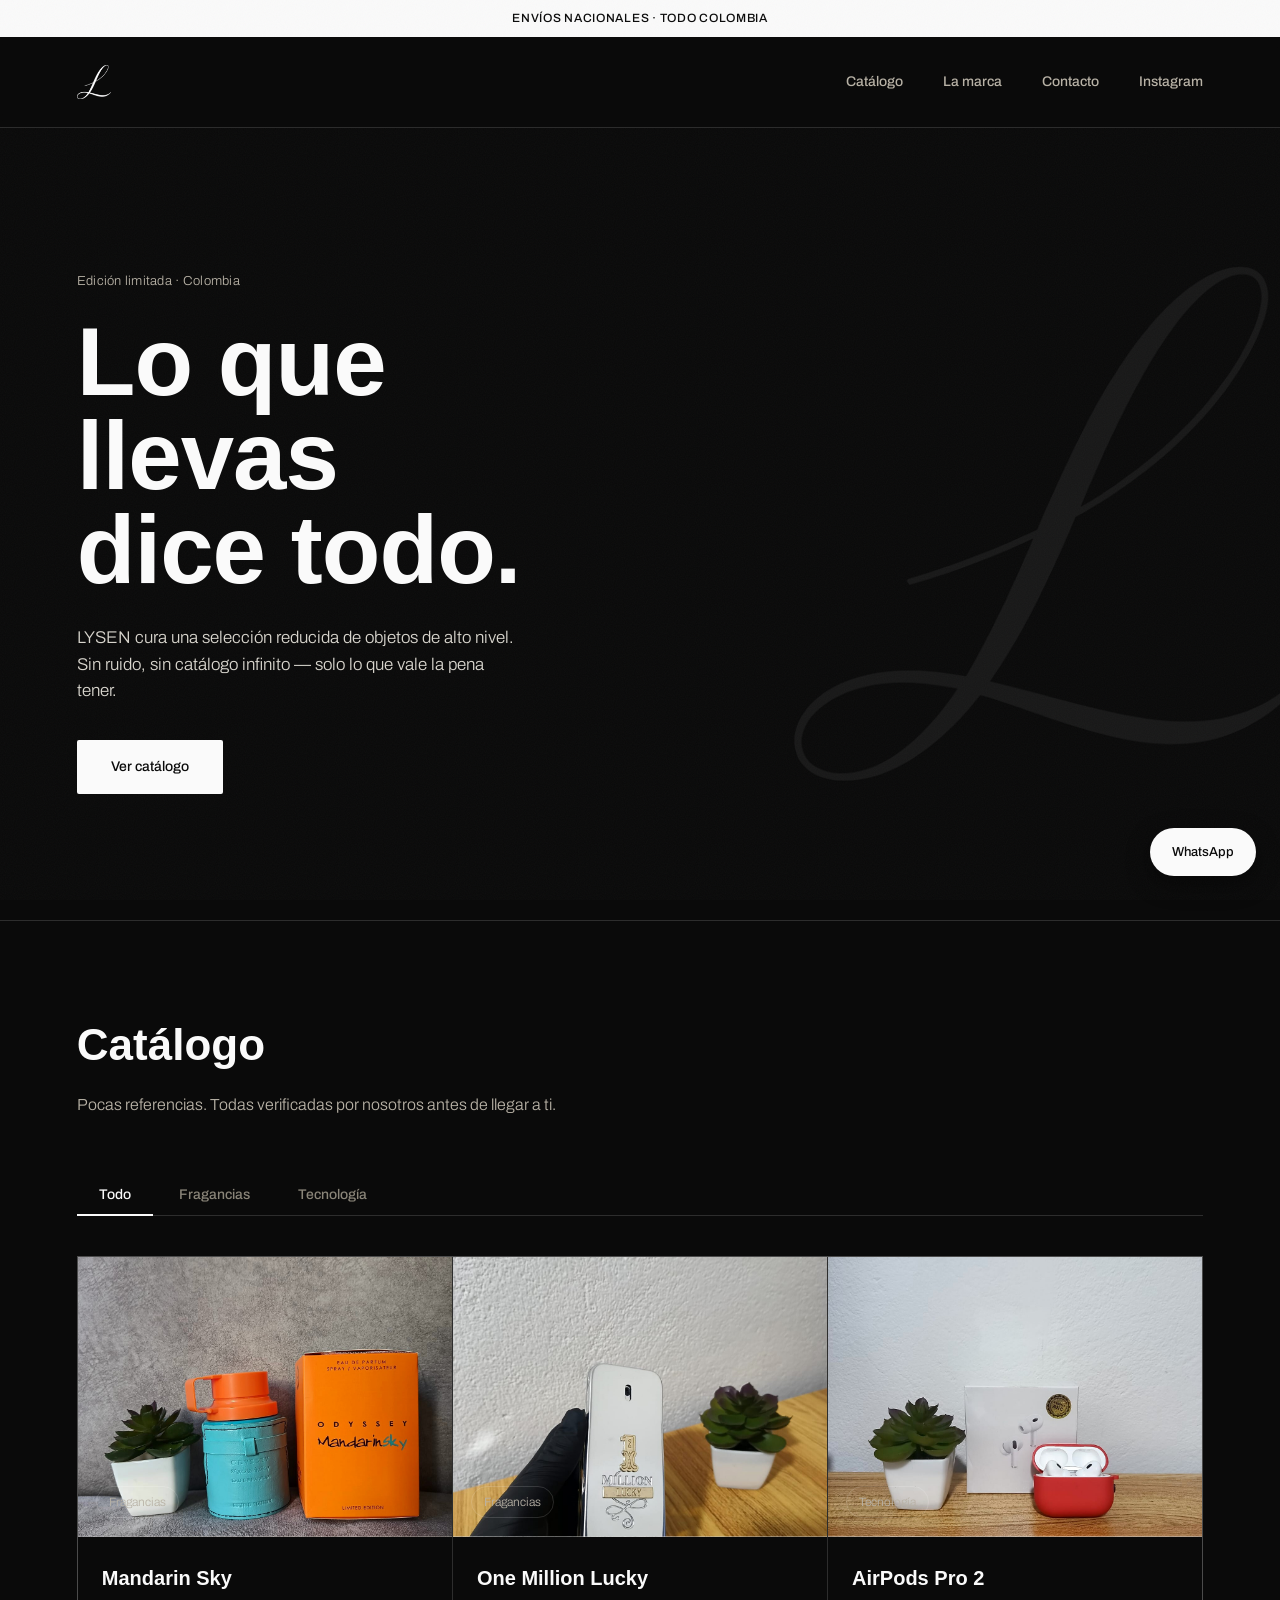
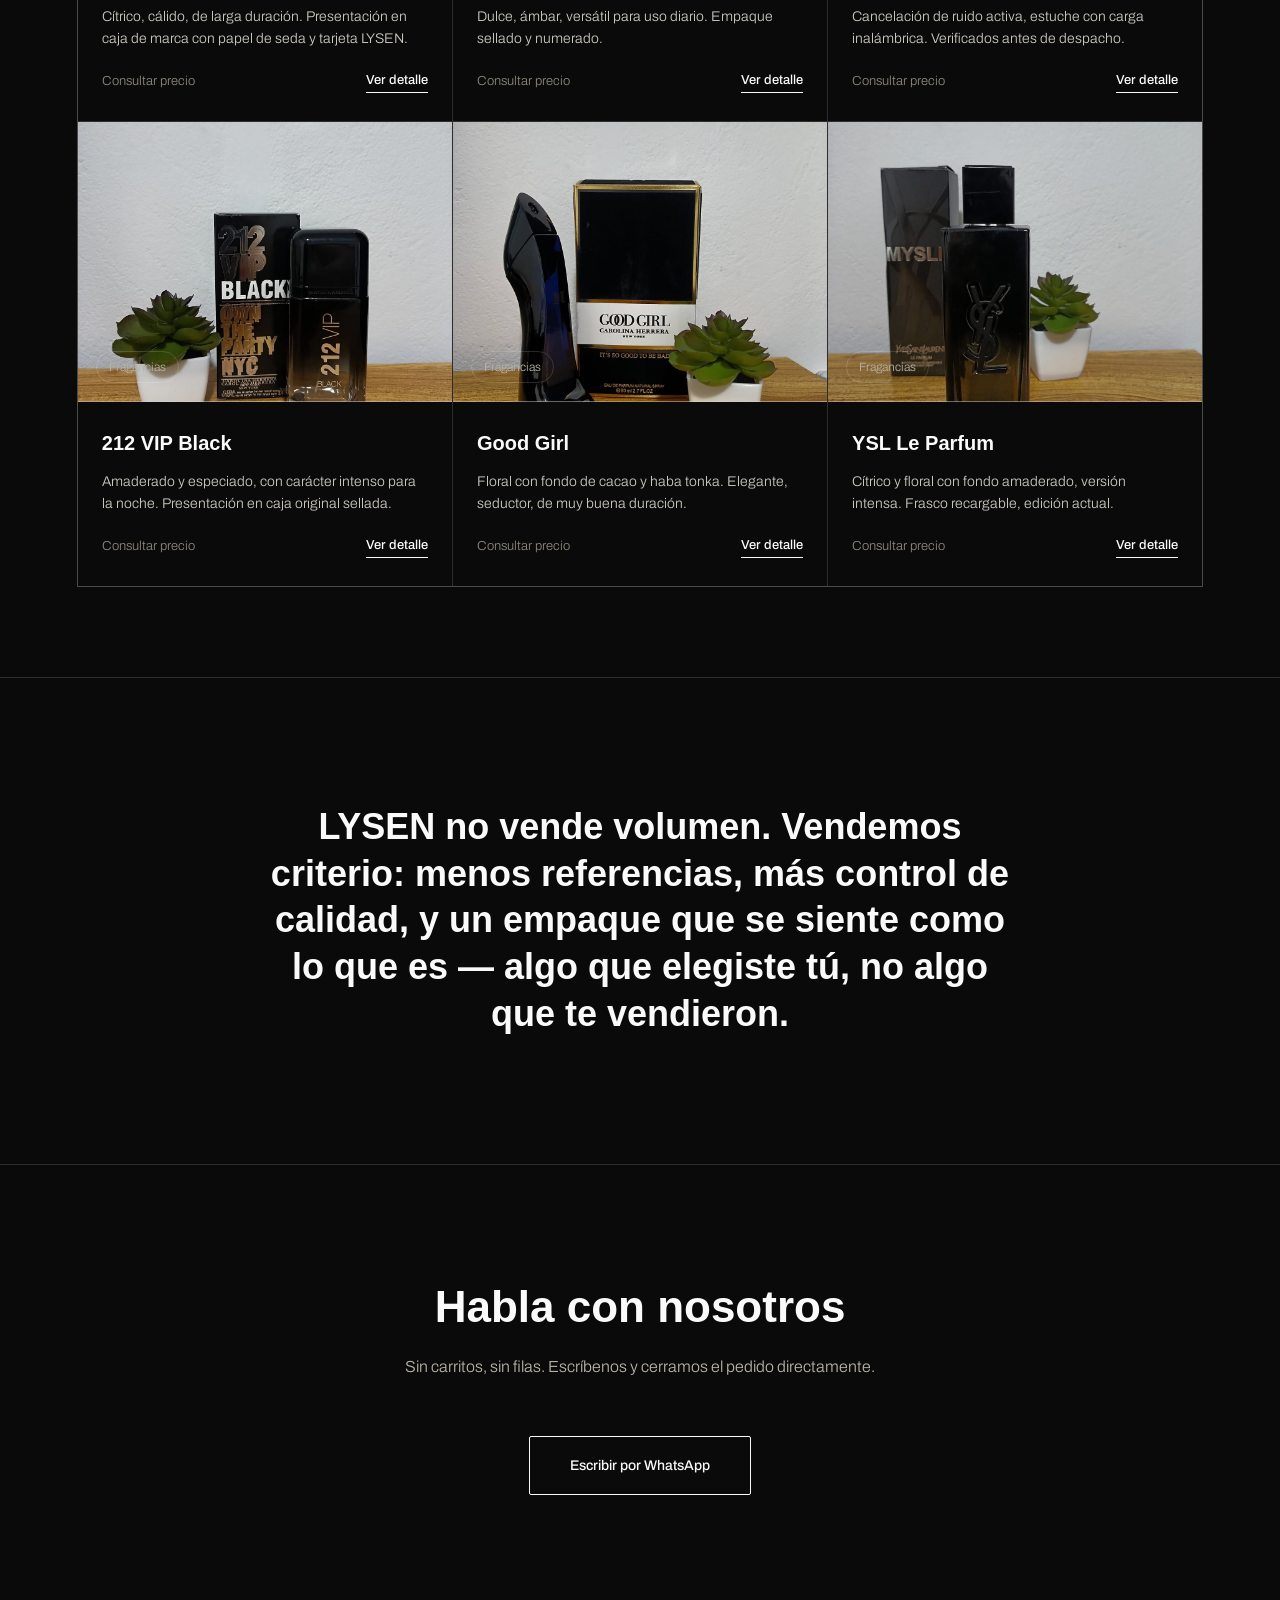
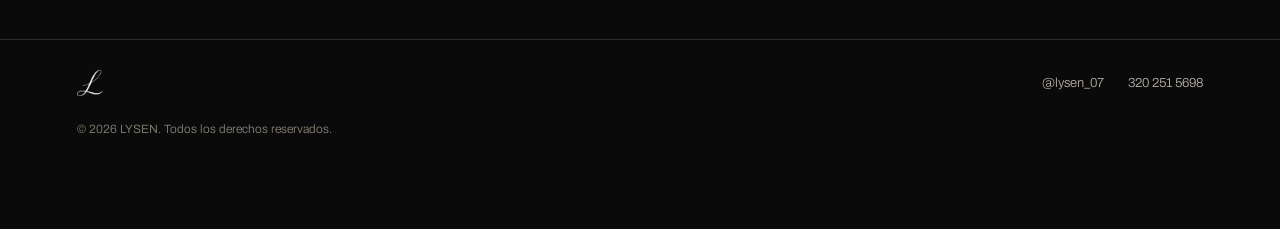
<file: index.html>
<!DOCTYPE html>
<html lang="es">
<head>
<meta charset="UTF-8">
<meta name="viewport" content="width=device-width, initial-scale=1.0">
<title>LYSEN</title>
<link rel="icon" type="image/png" sizes="32x32" href="img/favicon-32.png">
<link rel="apple-touch-icon" href="img/apple-touch-icon.png">
<link rel="preconnect" href="https://fonts.googleapis.com">
<link rel="preconnect" href="https://fonts.gstatic.com" crossorigin>
<link href="https://fonts.googleapis.com/css2?family=Archivo+Expanded:wght@700;900&family=Archivo:wght@300;400;500&display=swap" rel="stylesheet">
<link rel="stylesheet" href="styles.css">
</head>
<body>

  <div class="grain"></div>

  <div class="announce-bar">Envíos nacionales · Todo Colombia</div>

  <header class="topbar">
    <a href="#top" class="logo-mark"><img src="img/logo.png" alt="LYSEN" class="logo-img"></a>
    <nav class="nav">
      <a href="#catalogo">Catálogo</a>
      <a href="#marca">La marca</a>
      <a href="#contacto">Contacto</a>
      <a href="https://instagram.com/lysen_07" target="_blank" rel="noopener">Instagram</a>
    </nav>
    <button class="menu-toggle" aria-label="Abrir menú" aria-expanded="false">
      <span></span><span></span>
    </button>
  </header>

  <main>
    <section id="top" class="hero">
      <div class="hero-text">
        <p class="hero-kicker">Edición limitada · Colombia</p>
        <h1 class="hero-title">Lo que<br>llevas<br>dice todo.</h1>
        <p class="hero-sub">LYSEN cura una selección reducida de objetos de alto nivel. Sin ruido, sin catálogo infinito — solo lo que vale la pena tener.</p>
        <a href="#catalogo" class="btn-primary">Ver catálogo</a>
      </div>
      <img src="img/logo.png" alt="" class="hero-mark" aria-hidden="true">
    </section>

    <section id="catalogo" class="catalog">
      <div class="section-head">
        <h2>Catálogo</h2>
        <p>Pocas referencias. Todas verificadas por nosotros antes de llegar a ti.</p>
      </div>

      <div class="tabs" role="tablist">
        <button class="tab active" data-filter="all">Todo</button>
        <button class="tab" data-filter="Fragancias">Fragancias</button>
        <button class="tab" data-filter="Tecnología">Tecnología</button>
      </div>

      <div class="product-grid" id="productGrid">

        <article class="product-card" data-product="mandarin-sky" data-category="Fragancias" tabindex="0">
          <div class="product-visual" style="background-image:url('img/mandarin-sky.jpg')">
            <span class="product-tag">Fragancias</span>
          </div>
          <div class="product-info">
            <h3>Mandarin Sky</h3>
            <p class="product-desc">Cítrico, cálido, de larga duración. Presentación en caja de marca con papel de seda y tarjeta LYSEN.</p>
            <div class="product-foot">
              <span class="product-price">Consultar precio</span>
              <span class="btn-ghost">Ver detalle</span>
            </div>
          </div>
        </article>

        <article class="product-card" data-product="one-million" data-category="Fragancias" tabindex="0">
          <div class="product-visual" style="background-image:url('img/one-million.jpg')">
            <span class="product-tag">Fragancias</span>
          </div>
          <div class="product-info">
            <h3>One Million Lucky</h3>
            <p class="product-desc">Dulce, ámbar, versátil para uso diario. Empaque sellado y numerado.</p>
            <div class="product-foot">
              <span class="product-price">Consultar precio</span>
              <span class="btn-ghost">Ver detalle</span>
            </div>
          </div>
        </article>

        <article class="product-card" data-product="airpods" data-category="Tecnología" tabindex="0">
          <div class="product-visual" style="background-image:url('img/airpods.jpg')">
            <span class="product-tag">Tecnología</span>
          </div>
          <div class="product-info">
            <h3>AirPods Pro 2</h3>
            <p class="product-desc">Cancelación de ruido activa, estuche con carga inalámbrica. Verificados antes de despacho.</p>
            <div class="product-foot">
              <span class="product-price">Consultar precio</span>
              <span class="btn-ghost">Ver detalle</span>
            </div>
          </div>
        </article>

        <article class="product-card" data-product="212-vip-black" data-category="Fragancias" tabindex="0">
          <div class="product-visual" style="background-image:url('img/212-vip-black.jpg')">
            <span class="product-tag">Fragancias</span>
          </div>
          <div class="product-info">
            <h3>212 VIP Black</h3>
            <p class="product-desc">Amaderado y especiado, con carácter intenso para la noche. Presentación en caja original sellada.</p>
            <div class="product-foot">
              <span class="product-price">Consultar precio</span>
              <span class="btn-ghost">Ver detalle</span>
            </div>
          </div>
        </article>

        <article class="product-card" data-product="good-girl" data-category="Fragancias" tabindex="0">
          <div class="product-visual" style="background-image:url('img/good-girl.jpg')">
            <span class="product-tag">Fragancias</span>
          </div>
          <div class="product-info">
            <h3>Good Girl</h3>
            <p class="product-desc">Floral con fondo de cacao y haba tonka. Elegante, seductor, de muy buena duración.</p>
            <div class="product-foot">
              <span class="product-price">Consultar precio</span>
              <span class="btn-ghost">Ver detalle</span>
            </div>
          </div>
        </article>

        <article class="product-card" data-product="ysl-myself" data-category="Fragancias" tabindex="0">
          <div class="product-visual" style="background-image:url('img/ysl-myself.jpg')">
            <span class="product-tag">Fragancias</span>
          </div>
          <div class="product-info">
            <h3>YSL Le Parfum</h3>
            <p class="product-desc">Cítrico y floral con fondo amaderado, versión intensa. Frasco recargable, edición actual.</p>
            <div class="product-foot">
              <span class="product-price">Consultar precio</span>
              <span class="btn-ghost">Ver detalle</span>
            </div>
          </div>
        </article>

      </div>
    </section>

    <section id="marca" class="brand-statement">
      <p>
        LYSEN no vende volumen. Vendemos criterio: menos referencias, más control de calidad,
        y un empaque que se siente como lo que es — algo que elegiste tú, no algo que te vendieron.
      </p>
    </section>

    <section id="contacto" class="contact">
      <div class="section-head">
        <h2>Habla con nosotros</h2>
        <p>Sin carritos, sin filas. Escríbenos y cerramos el pedido directamente.</p>
      </div>
      <a href="https://wa.me/573202515698" target="_blank" rel="noopener" class="btn-whatsapp">
        Escribir por WhatsApp
      </a>
    </section>
  </main>

  <footer class="footer">
    <span class="logo-mark small"><img src="img/logo.png" alt="LYSEN" class="logo-img"></span>
    <div class="footer-links">
      <a href="https://instagram.com/lysen_07" target="_blank" rel="noopener">@lysen_07</a>
      <a href="https://wa.me/573202515698" target="_blank" rel="noopener">320 251 5698</a>
    </div>
    <p>© 2026 LYSEN. Todos los derechos reservados.</p>
  </footer>

  <a href="https://wa.me/573202515698" target="_blank" rel="noopener" class="floating-wa" aria-label="Escribir por WhatsApp">
    WhatsApp
  </a>

  <div class="modal-overlay" id="productModal">
    <div class="modal-card">
      <button class="modal-close" id="modalClose" aria-label="Cerrar">✕</button>
      <div class="modal-visual" id="modalVisual"></div>
      <div class="modal-body">
        <span class="product-tag" id="modalTag"></span>
        <h3 id="modalTitle"></h3>
        <p id="modalDesc"></p>
        <p class="modal-note" id="modalNote"></p>
        <a href="https://wa.me/573202515698" target="_blank" rel="noopener" class="btn-primary" id="modalWa">
          Pedir por WhatsApp
        </a>
      </div>
    </div>
  </div>

  <script>
    const PRODUCTS = {
      "mandarin-sky": {
        tag: "Fragancias",
        title: "Mandarin Sky",
        img: "img/mandarin-sky.jpg",
        desc: "Cítrico, cálido, de larga duración. Notas de mandarina y fondo amaderado suave — ideal para uso diario.",
        note: "Presentación en caja de marca LYSEN, con papel de seda y tarjeta de agradecimiento."
      },
      "one-million": {
        tag: "Fragancias",
        title: "One Million Lucky",
        img: "img/one-million.jpg",
        desc: "Dulce, ámbar, versátil. Una fragancia pensada para durar todo el día sin saturar.",
        note: "Empaque sellado y verificado antes de despacho. Envío discreto."
      },
      "airpods": {
        tag: "Tecnología",
        title: "AirPods Pro 2",
        img: "img/airpods.jpg",
        desc: "Cancelación activa de ruido, estuche con carga inalámbrica, calidad de audio premium.",
        note: "Cada unidad se prueba antes de salir — batería, conexión y sonido verificados."
      },
      "212-vip-black": {
        tag: "Fragancias",
        title: "212 VIP Black",
        img: "img/212-vip-black.jpg",
        desc: "Amaderado y especiado, con carácter intenso pensado para la noche.",
        note: "Caja original sellada. Empaque LYSEN con tarjeta de agradecimiento incluida."
      },
      "good-girl": {
        tag: "Fragancias",
        title: "Good Girl",
        img: "img/good-girl.jpg",
        desc: "Floral con fondo de cacao y haba tonka. Elegante y seductor, de muy buena duración.",
        note: "Empaque sellado y verificado antes de despacho."
      },
      "ysl-myself": {
        tag: "Fragancias",
        title: "YSL Le Parfum",
        img: "img/ysl-myself.jpg",
        desc: "Cítrico y floral con fondo amaderado, en su versión más intensa.",
        note: "Frasco recargable, edición actual. Verificado antes de despacho."
      }
    };

    const modal = document.getElementById('productModal');
    const modalVisual = document.getElementById('modalVisual');
    const modalTag = document.getElementById('modalTag');
    const modalTitle = document.getElementById('modalTitle');
    const modalDesc = document.getElementById('modalDesc');
    const modalNote = document.getElementById('modalNote');

    function openModal(key) {
      const p = PRODUCTS[key];
      if (!p) return;
      modalVisual.style.backgroundImage = `url('${p.img}')`;
      modalTag.textContent = p.tag;
      modalTitle.textContent = p.title;
      modalDesc.textContent = p.desc;
      modalNote.textContent = p.note;
      modal.classList.add('open');
      document.body.style.overflow = 'hidden';
    }

    function closeModal() {
      modal.classList.remove('open');
      document.body.style.overflow = '';
    }

    document.querySelectorAll('.product-card').forEach(card => {
      card.addEventListener('click', () => openModal(card.dataset.product));
      card.addEventListener('keypress', (e) => {
        if (e.key === 'Enter') openModal(card.dataset.product);
      });
    });

    document.querySelectorAll('.tab').forEach(tab => {
      tab.addEventListener('click', () => {
        document.querySelectorAll('.tab').forEach(t => t.classList.remove('active'));
        tab.classList.add('active');
        const filter = tab.dataset.filter;
        document.querySelectorAll('.product-card').forEach(card => {
          const show = filter === 'all' || card.dataset.category === filter;
          card.style.display = show ? '' : 'none';
        });
      });
    });

    document.getElementById('modalClose').addEventListener('click', closeModal);
    modal.addEventListener('click', (e) => {
      if (e.target === modal) closeModal();
    });
    document.addEventListener('keydown', (e) => {
      if (e.key === 'Escape') closeModal();
    });
  </script>

</body>
</html>
</file>
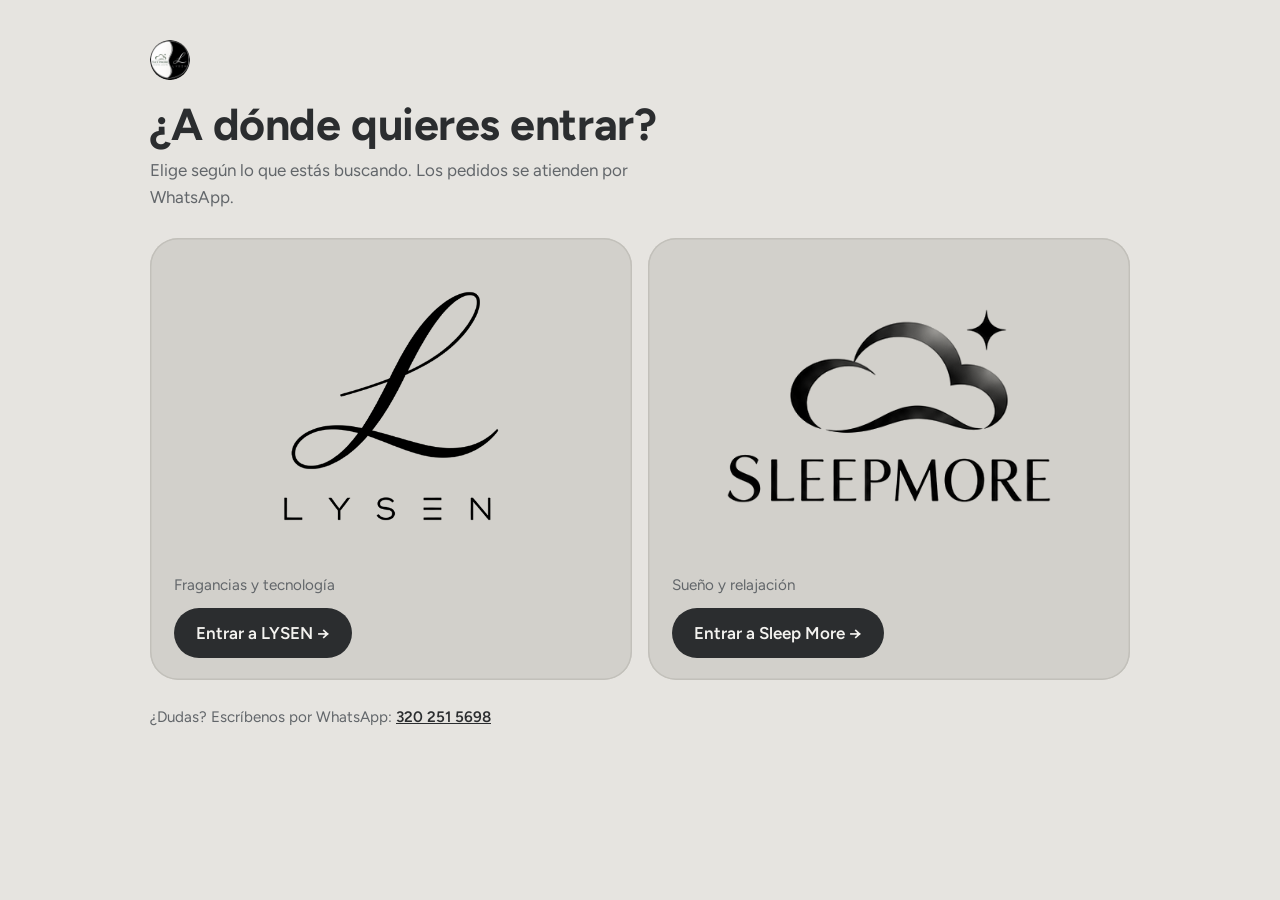
<file: inicio/index.html>
<!doctype html>
<html lang="es">
<head>
<meta charset="utf-8">
<meta name="viewport" content="width=device-width, initial-scale=1">
<title>LYSEN y Sleep More</title>
<link rel="icon" type="image/png" href="favicon.png">
<link rel="apple-touch-icon" href="favicon.png">
<link rel="preconnect" href="https://fonts.googleapis.com">
<link rel="preconnect" href="https://fonts.gstatic.com" crossorigin>
<link rel="stylesheet" href="https://fonts.googleapis.com/css2?family=Figtree:wght@400;500;600;700&display=swap">
<style>
/* Portada neutra: no usa los colores de ninguna de las dos marcas. Cada marca se identifica solo por su logo. */
:root {
  --bg: #E6E4E0;
  --ink: #2B2D2F;
  --muted: #62666A;
  --plate: #D2D0CB;
  --plate-line: #C2C0BA;
  --btn: #2B2D2F;
  --btn-ink: #F4F3F0;
  --font: "Figtree", "Segoe UI", system-ui, sans-serif;
}
@media (prefers-color-scheme: dark) {
  :root:not([data-theme="light"]) {
    --bg: #1B1D1F; --ink: #ECEAE6; --muted: #A2A5A8; --plate: #2A2D30; --plate-line: #3A3E42; --btn: #ECEAE6; --btn-ink: #1B1D1F;
    color-scheme: dark;
  }
}
:root[data-theme="dark"] {
  --bg: #1B1D1F; --ink: #ECEAE6; --muted: #A2A5A8; --plate: #2A2D30; --plate-line: #3A3E42; --btn: #ECEAE6; --btn-ink: #1B1D1F;
  color-scheme: dark;
}
* { box-sizing: border-box; }
body { margin: 0; background: var(--bg); color: var(--ink); font-family: var(--font); font-size: 17px; line-height: 1.55; padding-inline: 20px; }
.wrap { max-width: 980px; margin-inline: auto; padding-block: 40px 32px; }
h1 { margin: 0 0 8px; font-size: clamp(1.9rem, 6vw, 2.8rem); line-height: 1.1; text-wrap: balance; letter-spacing: -0.01em; }
.sub { color: var(--muted); margin: 0 0 28px; max-width: 46ch; }
.doors { display: grid; grid-template-columns: repeat(2, minmax(0, 1fr)); gap: 16px; }
.door { display: grid; grid-template-rows: auto auto; gap: 18px; text-decoration: none; color: inherit; background: var(--plate); border-radius: 28px; padding: 18px 18px 22px; box-shadow: inset 0 0 0 1.5px var(--plate-line); min-width: 0; }
.door:focus-visible { outline: 3px solid var(--ink); outline-offset: 4px; }
.logo-box { --box-h: clamp(190px, 34vw, 300px); height: var(--box-h); display: grid; place-items: center; padding: 20px; border-radius: 20px; overflow: hidden; }
/* Los logos son PNG negros con fondo transparente; en modo oscuro se invierten a blanco. */
.mark { display: block; height: calc(var(--box-h) - 64px); width: auto; max-width: 82%; object-fit: contain; }
@media (prefers-color-scheme: dark) { :root:not([data-theme="light"]) .invertible { filter: invert(1); } }
:root[data-theme="dark"] .invertible { filter: invert(1); }
.corner { display: flex; align-items: center; padding-bottom: 20px; }
.corner img { width: 40px; height: 40px; border-radius: 50%; display: block; }
.info { display: grid; gap: 10px; padding-inline: 6px; }
.info .what { color: var(--muted); font-size: 0.95rem; }
.go { display: inline-block; width: fit-content; background: var(--btn); color: var(--btn-ink); font-weight: 600; padding: 12px 22px; border-radius: 999px; transition: transform .2s ease; }
.door:hover .go { transform: translateX(4px); }
.contact { margin-top: 26px; color: var(--muted); font-size: 0.95rem; }
.contact a { color: var(--ink); font-weight: 600; }
@media (max-width: 720px) { .doors { grid-template-columns: minmax(0, 1fr); } }
@media (prefers-reduced-motion: reduce) { .go { transition: none; } }
</style>
</head>
<body>
<div class="wrap">
  <div class="corner"><img src="favicon.png" alt="LYSEN y Sleep More" width="40" height="40"></div>
  <h1>¿A dónde quieres entrar?</h1>
  <p class="sub">Elige según lo que estás buscando. Los pedidos se atienden por WhatsApp.</p>

  <div class="doors">
    <!-- LYSEN: enlaza a tu página actual, sin cambiarla. -->
    <a class="door door-lysen" href="https://cristiancamilosuarezcardona-dot.github.io/LYSEN/">
      <div class="logo-box"><img class="mark invertible" src="marca-lysen.png" alt="Logo de LYSEN"></div>
      <div class="info">
        <span class="what">Fragancias y tecnología</span>
        <span class="go">Entrar a LYSEN →</span>
      </div>
    </a>

    <a class="door door-sleep" href="../sleepmore/">
      <div class="logo-box"><img class="mark invertible" src="marca-sleepmore.png" alt="Logo de Sleep More"></div>
      <div class="info">
        <span class="what">Sueño y relajación</span>
        <span class="go">Entrar a Sleep More →</span>
      </div>
    </a>
  </div>

  <p class="contact">¿Dudas? Escríbenos por WhatsApp: <a href="https://wa.me/573202515698?text=Hola%2C%20quiero%20m%C3%A1s%20informaci%C3%B3n." target="_blank" rel="noopener">320 251 5698</a></p>
</div>
</body>
</html>
</file>
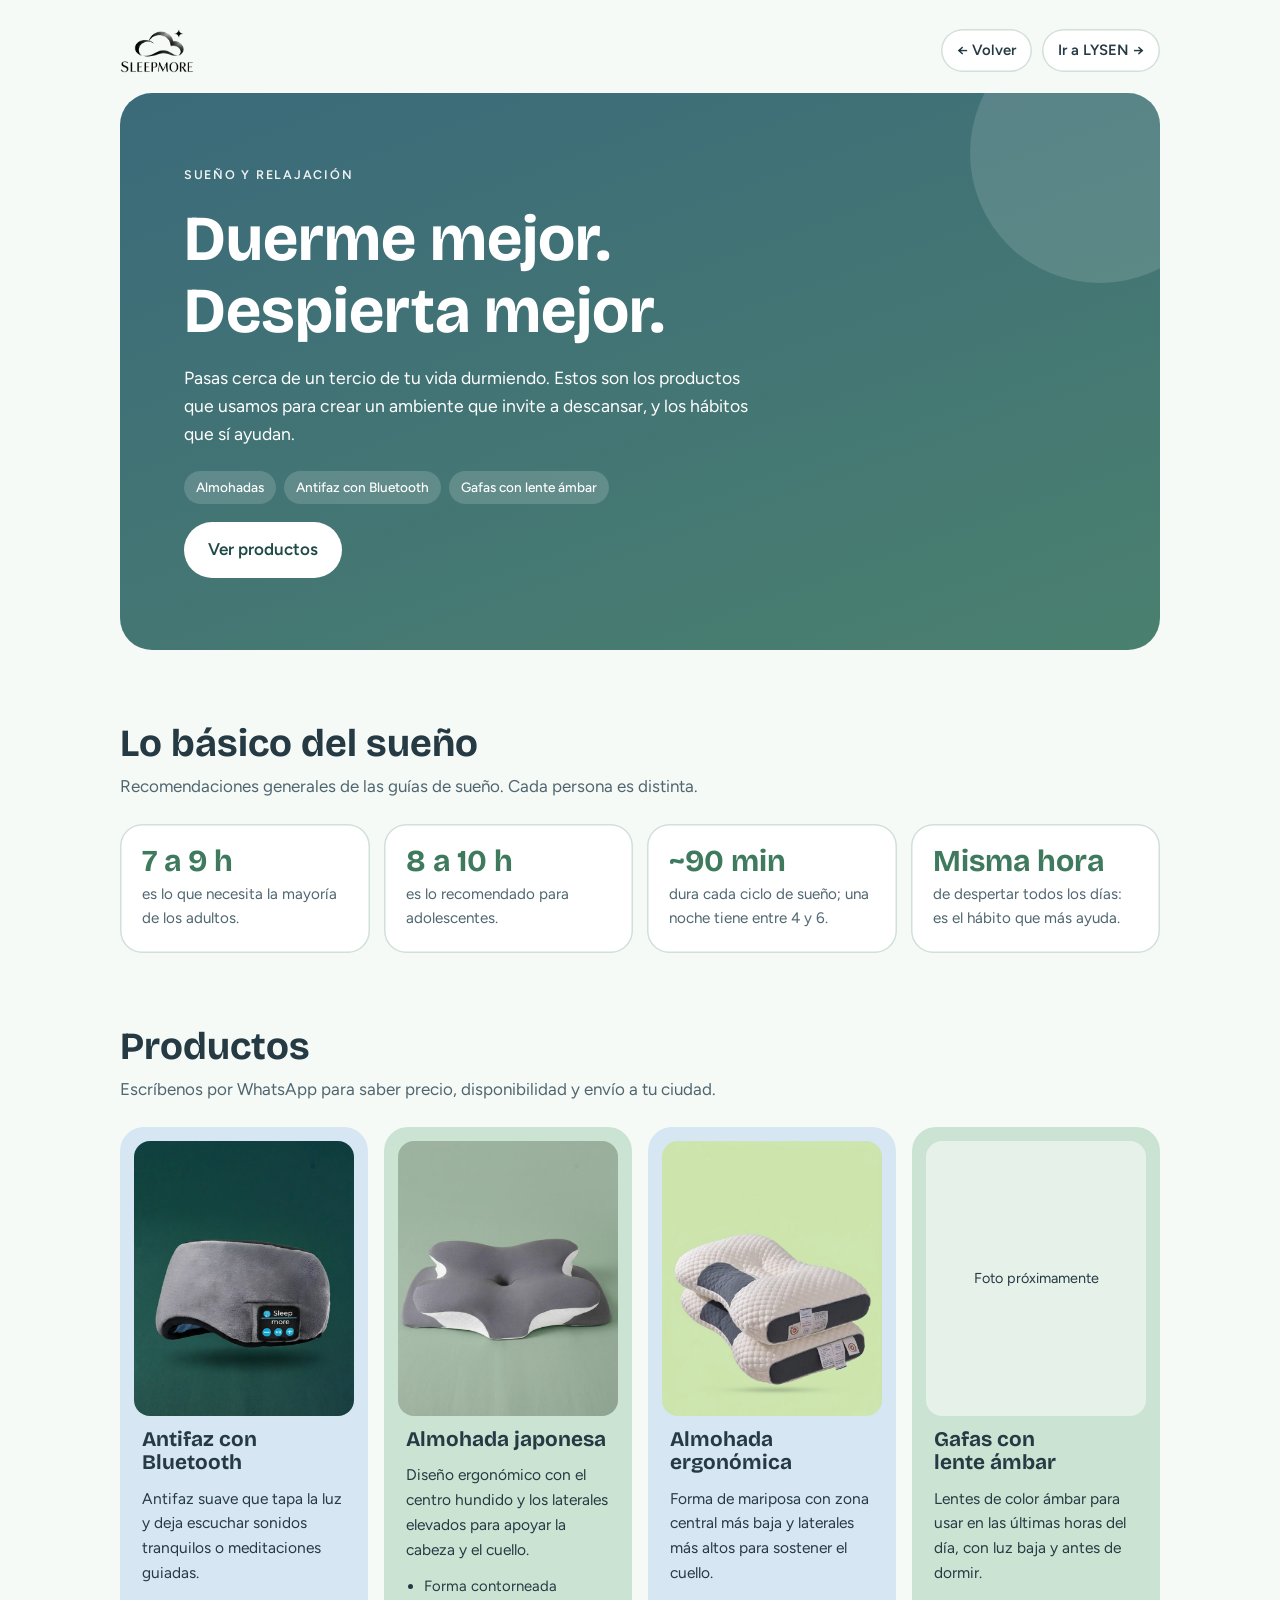
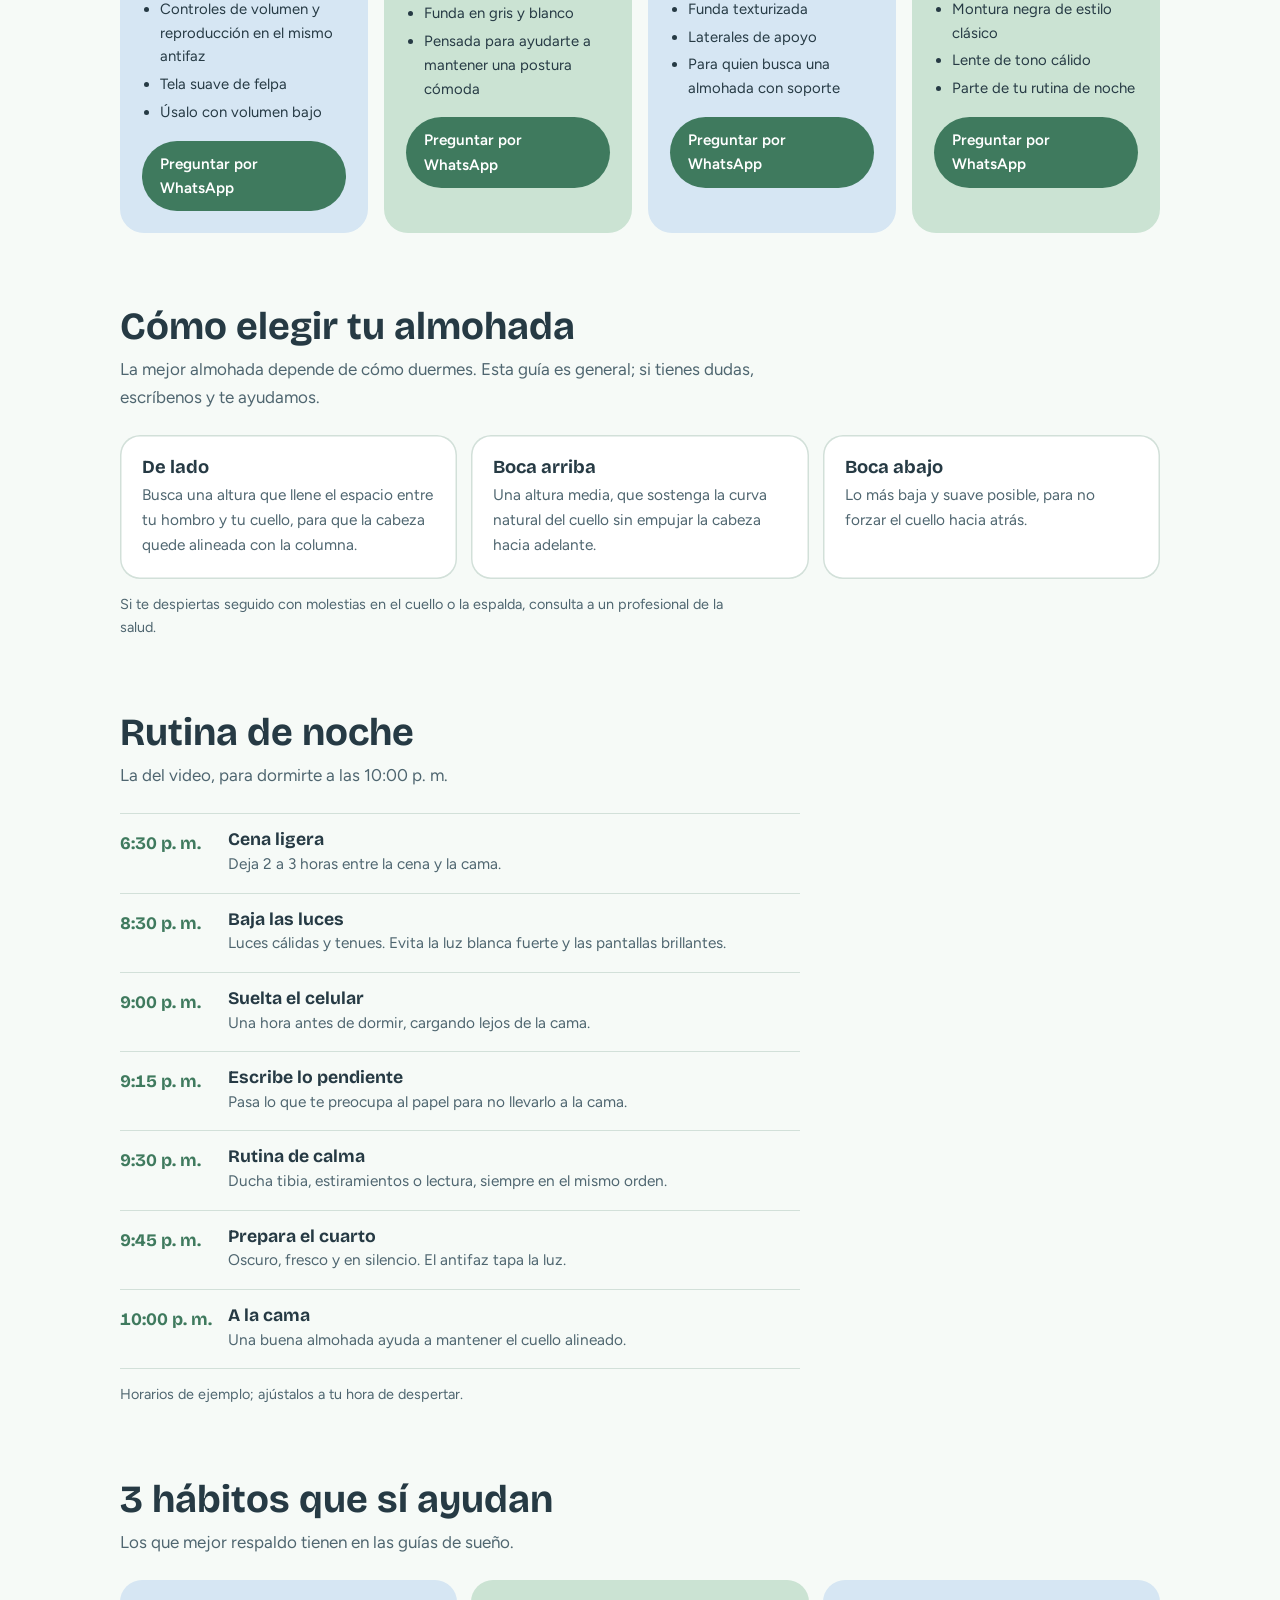
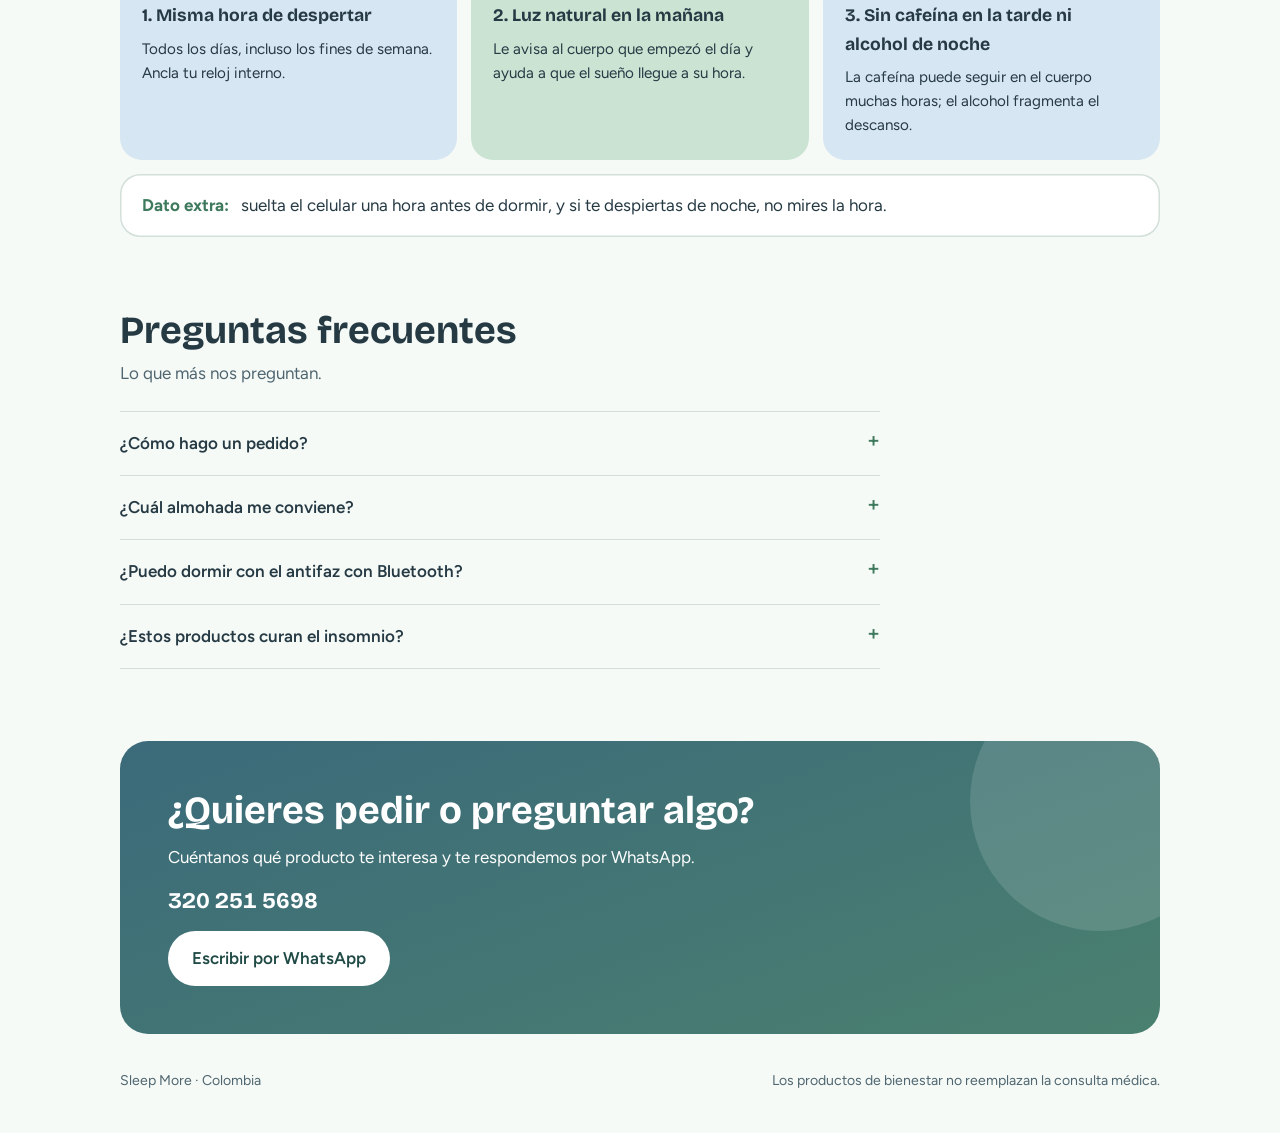
<file: sleepmore/index.html>
<!doctype html>
<html lang="es">
<head>
<meta charset="utf-8">
<meta name="viewport" content="width=device-width, initial-scale=1">
<title>Sleep More</title>
<link rel="icon" type="image/png" href="favicon.png">
<link rel="apple-touch-icon" href="favicon.png">
<link rel="preconnect" href="https://fonts.googleapis.com">
<link rel="preconnect" href="https://fonts.gstatic.com" crossorigin>
<link rel="stylesheet" href="https://fonts.googleapis.com/css2?family=Bricolage+Grotesque:opsz,wght@12..96,500;12..96,700&family=Figtree:wght@400;500;600&display=swap">
<style>
/* Sleep More: pastel. Los bloques con fondo verde profundo (hero y cierre) llevan texto blanco; el resto usa el color de texto del tema, así siempre se lee. Los productos están en PRODUCTOS, al final del archivo. */
:root {
  --bg: #F6FAF7; --surface: #FFFFFF; --sage: #CBE3D3; --sky: #D6E6F3; --ink: #263A44; --muted: #4F6670;
  --line: #D2E0D9; --accent: #3F7A5E; --on-accent: #FFFFFF;
  --deep-a: #3B6A7A; --deep-b: #4A806F; --on-deep: #FFFFFF;
  --font-display: "Bricolage Grotesque", "Trebuchet MS", sans-serif;
  --font-body: "Figtree", "Segoe UI", system-ui, sans-serif;
}
@media (prefers-color-scheme: dark) {
  :root:not([data-theme="light"]) {
    --bg: #111B20; --surface: #1A292F; --sage: #2B4A3C; --sky: #26394B; --ink: #E9F2EE; --muted: #B0C4BC;
    --line: #2A3D42; --accent: #8FCBAB; --on-accent: #10201A; --deep-a: #2F5663; --deep-b: #386556; color-scheme: dark;
  }
}
:root[data-theme="dark"] {
  --bg: #111B20; --surface: #1A292F; --sage: #2B4A3C; --sky: #26394B; --ink: #E9F2EE; --muted: #B0C4BC;
  --line: #2A3D42; --accent: #8FCBAB; --on-accent: #10201A; --deep-a: #2F5663; --deep-b: #386556; color-scheme: dark;
}
* { box-sizing: border-box; }
body { margin: 0; background: var(--bg); color: var(--ink); font-family: var(--font-body); font-size: 17px; line-height: 1.6; padding-inline: 20px; }
.wrap { max-width: 1040px; margin-inline: auto; padding-block: 20px 40px; }
h1, h2, h3 { font-family: var(--font-display); margin: 0; line-height: 1.12; text-wrap: balance; }
p { margin: 0; }
:focus-visible { outline: 3px solid var(--accent); outline-offset: 3px; border-radius: 8px; }

/* barra superior */
.topbar { display: flex; justify-content: space-between; align-items: center; gap: 12px; flex-wrap: wrap; padding-block: 8px 20px; }
.brand { display: block; width: 74px; height: auto; }
@media (prefers-color-scheme: dark) { :root:not([data-theme="light"]) .invertible { filter: invert(1); } }
:root[data-theme="dark"] .invertible { filter: invert(1); }
.links { display: flex; gap: 10px; flex-wrap: wrap; }
.pill { text-decoration: none; font-weight: 600; font-size: 0.93rem; padding: 10px 16px; border-radius: 999px; background: var(--surface); box-shadow: inset 0 0 0 1.5px var(--line); color: var(--ink); }

/* hero y cierre: fondo verde profundo, texto blanco */
.deep { background: linear-gradient(160deg, var(--deep-a), var(--deep-b)); color: var(--on-deep); position: relative; overflow: hidden; }
.deep::before { content: ""; position: absolute; right: -70px; top: -70px; width: 260px; height: 260px; border-radius: 50%; background: rgba(255,255,255,0.13); }
.deep > * { position: relative; }
.hero { border-radius: 32px; padding: clamp(32px, 7vw, 72px) clamp(24px, 6vw, 64px); display: grid; gap: 18px; }
.hero > * { max-width: 580px; }
.eyebrow { font-size: 0.78rem; font-weight: 600; letter-spacing: 0.14em; text-transform: uppercase; opacity: 0.92; }
h1 { font-size: clamp(2.3rem, 7vw, 4rem); }
.hero p.lead { font-size: 1.1rem; }
.btn { display: inline-block; padding: 14px 24px; border-radius: 999px; font-weight: 600; text-decoration: none; width: fit-content; }
.btn-light { background: #FFFFFF; color: #1F4A45; }
.chips { display: flex; flex-wrap: wrap; gap: 8px; margin-top: 4px; }
.chips span { font-size: 0.85rem; font-weight: 500; padding: 6px 12px; border-radius: 999px; background: rgba(255,255,255,0.16); }

section { padding-top: clamp(40px, 7vw, 72px); }
h2 { font-size: clamp(1.7rem, 4.5vw, 2.4rem); margin-bottom: 8px; }
.sub { color: var(--muted); margin-bottom: 24px; max-width: 58ch; }

/* datos */
.facts { display: grid; grid-template-columns: repeat(auto-fit, minmax(210px, 1fr)); gap: 14px; }
.fact { background: var(--surface); box-shadow: inset 0 0 0 1.5px var(--line); border-radius: 22px; padding: 22px; display: grid; gap: 6px; align-content: start; min-width: 0; }
.fact b { font-family: var(--font-display); font-size: 1.9rem; line-height: 1; color: var(--accent); }
.fact span { color: var(--muted); font-size: 0.95rem; }

/* productos */
.grid { display: grid; grid-template-columns: repeat(auto-fit, minmax(235px, 1fr)); gap: 16px; }
.prod { border-radius: 24px; padding: 14px 14px 22px; display: grid; gap: 12px; align-content: start; min-width: 0; color: var(--ink); }
.prod:nth-child(odd) { background: var(--sky); }
.prod:nth-child(even) { background: var(--sage); }
.photo { aspect-ratio: 4 / 5; border-radius: 16px; overflow: hidden; background: rgba(255,255,255,0.5); display: grid; place-items: center; max-width: 100%; }
.photo img { width: 100%; height: 100%; object-fit: cover; display: block; }
.photo span { color: #263A44; font-size: 0.9rem; padding: 14px; text-align: center; }
.prod h3 { font-size: 1.3rem; padding-inline: 8px; }
.prod p.d { font-size: 0.97rem; padding-inline: 8px; }
.prod ul { margin: 0; padding: 0 8px 0 26px; font-size: 0.93rem; display: grid; gap: 4px; }
.price { font-family: var(--font-display); font-weight: 700; font-size: 1.15rem; padding-inline: 8px; }
.ask { margin: 4px 8px 0; width: fit-content; padding: 11px 18px; border-radius: 999px; font-weight: 600; font-size: 0.95rem; text-decoration: none; background: var(--accent); color: var(--on-accent); }

/* guía de almohada */
.guide { display: grid; grid-template-columns: repeat(auto-fit, minmax(220px, 1fr)); gap: 14px; }
.guide div { border-radius: 20px; padding: 22px; background: var(--surface); box-shadow: inset 0 0 0 1.5px var(--line); min-width: 0; }
.guide h3 { font-size: 1.15rem; margin-bottom: 6px; }
.guide p { color: var(--muted); font-size: 0.96rem; }
.fine { margin-top: 14px; font-size: 0.9rem; color: var(--muted); max-width: 640px; }

/* rutina */
.ritual { list-style: none; margin: 0; padding: 0; max-width: 680px; }
.ritual li { display: grid; grid-template-columns: 92px minmax(0, 1fr); gap: 16px; padding-block: 16px; border-top: 1.5px solid var(--line); }
.ritual li:last-child { border-bottom: 1.5px solid var(--line); }
.ritual .t { font-family: var(--font-display); font-weight: 700; font-size: 1.1rem; color: var(--accent); font-variant-numeric: tabular-nums; }
.ritual h3 { font-size: 1.1rem; margin-bottom: 2px; }
.ritual p { color: var(--muted); font-size: 0.96rem; }

/* hábitos */
.habits { display: grid; grid-template-columns: repeat(auto-fit, minmax(220px, 1fr)); gap: 14px; }
.habit { border-radius: 22px; padding: 22px; background: var(--sky); color: var(--ink); display: grid; gap: 6px; align-content: start; min-width: 0; }
.habit:nth-child(2) { background: var(--sage); }
.habit b { font-family: var(--font-display); font-size: 1.1rem; }
.habit span { font-size: 0.95rem; }
.extra { margin-top: 14px; border-radius: 20px; padding: 18px 22px; background: var(--surface); box-shadow: inset 0 0 0 1.5px var(--line); display: flex; gap: 12px; align-items: center; flex-wrap: wrap; }
.extra b { color: var(--accent); }

/* preguntas */
details { border-top: 1.5px solid var(--line); padding-block: 4px; max-width: 760px; }
details:last-of-type { border-bottom: 1.5px solid var(--line); }
summary { cursor: pointer; font-weight: 600; padding-block: 14px; list-style: none; display: flex; justify-content: space-between; gap: 12px; }
summary::-webkit-details-marker { display: none; }
summary::after { content: "+"; font-size: 1.3rem; line-height: 1; color: var(--accent); }
details[open] summary::after { content: "–"; }
details p { color: var(--muted); padding-bottom: 16px; max-width: 62ch; }

/* cierre */
.wa { margin-top: clamp(40px, 7vw, 72px); border-radius: 28px; padding: clamp(28px, 5vw, 48px); display: grid; gap: 12px; justify-items: start; }
.wa h2 { margin: 0; }
.wa .num { font-family: var(--font-display); font-size: 1.4rem; font-weight: 700; font-variant-numeric: tabular-nums; }
footer { padding-top: 36px; font-size: 0.88rem; color: var(--muted); display: flex; flex-wrap: wrap; justify-content: space-between; gap: 8px; }
</style>
</head>
<body>
<div class="wrap">
  <div class="topbar">
    <img class="brand invertible" src="marca-sleepmore.png" alt="Sleep More">
    <div class="links">
      <a class="pill" href="../inicio/">← Volver</a>
      <a class="pill" href="https://cristiancamilosuarezcardona-dot.github.io/LYSEN/">Ir a LYSEN →</a>
    </div>
  </div>

  <header class="hero deep">
    <p class="eyebrow">Sueño y relajación</p>
    <h1>Duerme mejor. Despierta mejor.</h1>
    <p class="lead">Pasas cerca de un tercio de tu vida durmiendo. Estos son los productos que usamos para crear un ambiente que invite a descansar, y los hábitos que sí ayudan.</p>
    <div class="chips"><span>Almohadas</span><span>Antifaz con Bluetooth</span><span>Gafas con lente ámbar</span></div>
    <a class="btn btn-light" href="#productos">Ver productos</a>
  </header>

  <section id="datos">
    <h2>Lo básico del sueño</h2>
    <p class="sub">Recomendaciones generales de las guías de sueño. Cada persona es distinta.</p>
    <div class="facts">
      <div class="fact"><b>7 a 9 h</b><span>es lo que necesita la mayoría de los adultos.</span></div>
      <div class="fact"><b>8 a 10 h</b><span>es lo recomendado para adolescentes.</span></div>
      <div class="fact"><b>~90 min</b><span>dura cada ciclo de sueño; una noche tiene entre 4 y 6.</span></div>
      <div class="fact"><b>Misma hora</b><span>de despertar todos los días: es el hábito que más ayuda.</span></div>
    </div>
  </section>

  <section id="productos">
    <h2>Productos</h2>
    <p class="sub">Escríbenos por WhatsApp para saber precio, disponibilidad y envío a tu ciudad.</p>
    <div class="grid" id="lista"></div>
  </section>

  <section id="almohada">
    <h2>Cómo elegir tu almohada</h2>
    <p class="sub">La mejor almohada depende de cómo duermes. Esta guía es general; si tienes dudas, escríbenos y te ayudamos.</p>
    <div class="guide">
      <div><h3>De lado</h3><p>Busca una altura que llene el espacio entre tu hombro y tu cuello, para que la cabeza quede alineada con la columna.</p></div>
      <div><h3>Boca arriba</h3><p>Una altura media, que sostenga la curva natural del cuello sin empujar la cabeza hacia adelante.</p></div>
      <div><h3>Boca abajo</h3><p>Lo más baja y suave posible, para no forzar el cuello hacia atrás.</p></div>
    </div>
    <p class="fine">Si te despiertas seguido con molestias en el cuello o la espalda, consulta a un profesional de la salud.</p>
  </section>

  <section id="rutina">
    <h2>Rutina de noche</h2>
    <p class="sub">La del video, para dormirte a las 10:00 p. m.</p>
    <ol class="ritual">
      <li><span class="t">6:30 p. m.</span><div><h3>Cena ligera</h3><p>Deja 2 a 3 horas entre la cena y la cama.</p></div></li>
      <li><span class="t">8:30 p. m.</span><div><h3>Baja las luces</h3><p>Luces cálidas y tenues. Evita la luz blanca fuerte y las pantallas brillantes.</p></div></li>
      <li><span class="t">9:00 p. m.</span><div><h3>Suelta el celular</h3><p>Una hora antes de dormir, cargando lejos de la cama.</p></div></li>
      <li><span class="t">9:15 p. m.</span><div><h3>Escribe lo pendiente</h3><p>Pasa lo que te preocupa al papel para no llevarlo a la cama.</p></div></li>
      <li><span class="t">9:30 p. m.</span><div><h3>Rutina de calma</h3><p>Ducha tibia, estiramientos o lectura, siempre en el mismo orden.</p></div></li>
      <li><span class="t">9:45 p. m.</span><div><h3>Prepara el cuarto</h3><p>Oscuro, fresco y en silencio. El antifaz tapa la luz.</p></div></li>
      <li><span class="t">10:00 p. m.</span><div><h3>A la cama</h3><p>Una buena almohada ayuda a mantener el cuello alineado.</p></div></li>
    </ol>
    <p class="fine">Horarios de ejemplo; ajústalos a tu hora de despertar.</p>
  </section>

  <section id="habitos">
    <h2>3 hábitos que sí ayudan</h2>
    <p class="sub">Los que mejor respaldo tienen en las guías de sueño.</p>
    <div class="habits">
      <div class="habit"><b>1. Misma hora de despertar</b><span>Todos los días, incluso los fines de semana. Ancla tu reloj interno.</span></div>
      <div class="habit"><b>2. Luz natural en la mañana</b><span>Le avisa al cuerpo que empezó el día y ayuda a que el sueño llegue a su hora.</span></div>
      <div class="habit"><b>3. Sin cafeína en la tarde ni alcohol de noche</b><span>La cafeína puede seguir en el cuerpo muchas horas; el alcohol fragmenta el descanso.</span></div>
    </div>
    <div class="extra"><b>Dato extra:</b><span>suelta el celular una hora antes de dormir, y si te despiertas de noche, no mires la hora.</span></div>
  </section>

  <section id="preguntas">
    <h2>Preguntas frecuentes</h2>
    <p class="sub">Lo que más nos preguntan.</p>
    <details><summary>¿Cómo hago un pedido?</summary><p>Escríbenos por WhatsApp con el producto que te interesa y tu ciudad. Te confirmamos disponibilidad, precio y envío.</p></details>
    <details><summary>¿Cuál almohada me conviene?</summary><p>Depende de tu postura al dormir. Mira la guía de arriba o escríbenos y te ayudamos a elegir.</p></details>
    <details><summary>¿Puedo dormir con el antifaz con Bluetooth?</summary><p>Está pensado para eso: tapa la luz y deja escuchar sonidos suaves. Úsalo con volumen bajo y cárgalo antes de acostarte.</p></details>
    <details><summary>¿Estos productos curan el insomnio?</summary><p>No. Ayudan a crear un ambiente para descansar mejor. Si llevas semanas durmiendo mal, lo mejor es consultar a un médico.</p></details>
  </section>

  <div class="wa deep">
    <h2>¿Quieres pedir o preguntar algo?</h2>
    <p>Cuéntanos qué producto te interesa y te respondemos por WhatsApp.</p>
    <p class="num">320 251 5698</p>
    <a class="btn btn-light" id="wa" href="#" target="_blank" rel="noopener">Escribir por WhatsApp</a>
  </div>

  <footer>
    <span>Sleep More · Colombia</span>
    <span>Los productos de bienestar no reemplazan la consulta médica.</span>
  </footer>
</div>

<script>
  var TELEFONO = "573202515698"; // 320 251 5698

  /* Para cambiar una foto o poner el precio: edita foto y precio. Las fotos van en la carpeta img. */
  var PRODUCTOS = [
    { nombre: "Antifaz con Bluetooth", foto: "img/antifaz.jpg", precio: "",
      desc: "Antifaz suave que tapa la luz y deja escuchar sonidos tranquilos o meditaciones guiadas.",
      puntos: ["Controles de volumen y reproducción en el mismo antifaz", "Tela suave de felpa", "Úsalo con volumen bajo"] },
    { nombre: "Almohada japonesa", foto: "img/almohada-japonesa.jpg", precio: "",
      desc: "Diseño ergonómico con el centro hundido y los laterales elevados para apoyar la cabeza y el cuello.",
      puntos: ["Forma contorneada", "Funda en gris y blanco", "Pensada para ayudarte a mantener una postura cómoda"] },
    { nombre: "Almohada ergonómica", foto: "img/almohada-ergonomica.jpg", precio: "",
      desc: "Forma de mariposa con zona central más baja y laterales más altos para sostener el cuello.",
      puntos: ["Funda texturizada", "Laterales de apoyo", "Para quien busca una almohada con soporte"] },
    { nombre: "Gafas con lente ámbar", foto: "", precio: "",
      desc: "Lentes de color ámbar para usar en las últimas horas del día, con luz baja y antes de dormir.",
      puntos: ["Montura negra de estilo clásico", "Lente de tono cálido", "Parte de tu rutina de noche"] }
  ];

  function wa(texto) { return "https://wa.me/" + TELEFONO + "?text=" + encodeURIComponent(texto); }
  function el(tag, cls, texto) { var e = document.createElement(tag); if (cls) e.className = cls; if (texto) e.textContent = texto; return e; }

  var lista = document.getElementById("lista");
  PRODUCTOS.forEach(function (p) {
    var c = el("article", "prod");
    var f = el("div", "photo");
    if (p.foto) { var i = el("img"); i.src = p.foto; i.alt = p.nombre; i.loading = "lazy"; f.appendChild(i); }
    else { f.appendChild(el("span", null, "Foto próximamente")); }
    c.appendChild(f);
    c.appendChild(el("h3", null, p.nombre));
    c.appendChild(el("p", "d", p.desc));
    var ul = el("ul"); p.puntos.forEach(function (t) { ul.appendChild(el("li", null, t)); }); c.appendChild(ul);
    if (p.precio) c.appendChild(el("p", "price", p.precio));
    var a = el("a", "ask", p.precio ? "Pedir por WhatsApp" : "Preguntar por WhatsApp");
    a.href = wa("Hola, me interesa: " + p.nombre + " (Sleep More)." + (p.precio ? "" : " ¿Precio y disponibilidad?"));
    a.target = "_blank"; a.rel = "noopener";
    c.appendChild(a);
    lista.appendChild(c);
  });
  document.getElementById("wa").href = wa("Hola, quiero información de los productos de Sleep More.");
</script>
</body>
</html>
</file>
<file: styles.css>
:root {
  --black: #0a0a0a;
  --white: #fafafa;
  --stone: #b8b2a6;
  --stone-dim: #8a8579;
  --line: rgba(250, 250, 250, 0.14);
  --font-display: "Archivo Expanded", sans-serif;
  --font-body: "Archivo", sans-serif;
}

* { box-sizing: border-box; }

html { scroll-behavior: smooth; }

body {
  margin: 0;
  background: var(--black);
  color: var(--white);
  font-family: var(--font-body);
  font-weight: 300;
  line-height: 1.55;
  -webkit-font-smoothing: antialiased;
}

a { color: inherit; text-decoration: none; }

.grain {
  position: fixed;
  inset: 0;
  pointer-events: none;
  z-index: 1;
  opacity: 0.035;
  background-image: url("data:image/svg+xml,%3Csvg xmlns='http://www.w3.org/2000/svg' width='120' height='120'%3E%3Cfilter id='n'%3E%3CfeTurbulence type='fractalNoise' baseFrequency='0.9' numOctaves='2' stitchTiles='stitch'/%3E%3C/filter%3E%3Crect width='100%25' height='100%25' filter='url(%23n)'/%3E%3C/svg%3E");
}

/* ---------- Announce bar ---------- */
.announce-bar {
  background: var(--white);
  color: var(--black);
  text-align: center;
  font-size: 12px;
  font-weight: 500;
  letter-spacing: 0.06em;
  padding: 9px 12px;
  text-transform: uppercase;
}

/* ---------- Topbar ---------- */
.topbar {
  position: sticky;
  top: 0;
  z-index: 20;
  display: flex;
  align-items: center;
  justify-content: space-between;
  padding: 28px 6vw;
  background: rgba(10, 10, 10, 0.82);
  backdrop-filter: blur(10px);
  border-bottom: 1px solid var(--line);
}

.logo-mark {
  display: inline-flex;
  align-items: center;
}

.logo-img {
  height: 34px;
  width: auto;
  display: block;
}

.logo-mark.small .logo-img { height: 26px; }

.nav {
  display: flex;
  gap: 40px;
}

.nav a {
  font-size: 14px;
  font-weight: 500;
  color: var(--stone);
  transition: color 0.2s ease;
}

.nav a:hover { color: var(--white); }

.menu-toggle {
  display: none;
  flex-direction: column;
  gap: 5px;
  background: none;
  border: none;
  cursor: pointer;
  padding: 6px;
}
.menu-toggle span {
  width: 22px;
  height: 1.5px;
  background: var(--white);
}

/* ---------- Hero ---------- */
.hero {
  position: relative;
  display: flex;
  align-items: center;
  justify-content: space-between;
  gap: 40px;
  min-height: 88vh;
  padding: 8vh 6vw 6vh;
  overflow: hidden;
}

.hero-text { max-width: 620px; z-index: 2; }

.hero-kicker {
  font-size: 13px;
  color: var(--stone);
  margin: 0 0 24px;
  letter-spacing: 0.02em;
}

.hero-title {
  font-family: var(--font-display);
  font-weight: 900;
  font-size: clamp(48px, 8vw, 96px);
  line-height: 0.98;
  margin: 0 0 28px;
  letter-spacing: -0.01em;
}

.hero-sub {
  font-size: 17px;
  color: #d8d5cd;
  max-width: 440px;
  margin: 0 0 36px;
}

.btn-primary {
  display: inline-block;
  background: var(--white);
  color: var(--black);
  padding: 16px 34px;
  font-size: 14px;
  font-weight: 500;
  border-radius: 2px;
  transition: transform 0.2s ease, background 0.2s ease;
}
.btn-primary:hover { transform: translateY(-2px); }

.hero-mark {
  width: min(40vw, 520px);
  height: auto;
  opacity: 0.06;
  position: absolute;
  right: -2vw;
  top: 50%;
  transform: translateY(-50%);
  z-index: 1;
  user-select: none;
  pointer-events: none;
}

/* ---------- Sections shared ---------- */
.section-head {
  max-width: 560px;
  margin: 0 0 56px;
}

.section-head h2 {
  font-family: var(--font-display);
  font-weight: 900;
  font-size: clamp(30px, 4vw, 44px);
  margin: 0 0 14px;
}

.section-head p {
  color: var(--stone);
  font-size: 16px;
  margin: 0;
}

/* ---------- Catalog ---------- */
.catalog {
  padding: 10vh 6vw;
  border-top: 1px solid var(--line);
}

.tabs {
  display: flex;
  gap: 4px;
  margin-bottom: 40px;
  border-bottom: 1px solid var(--line);
}

.tab {
  background: none;
  border: none;
  color: var(--stone-dim);
  font-family: var(--font-body);
  font-size: 14px;
  font-weight: 500;
  padding: 12px 22px;
  cursor: pointer;
  position: relative;
  top: 1px;
  border-bottom: 2px solid transparent;
  transition: color 0.2s ease, border-color 0.2s ease;
}

.tab:hover {
  color: var(--stone);
}

.tab.active {
  color: var(--white);
  border-bottom: 2px solid var(--white);
}

.product-grid {
  display: grid;
  grid-template-columns: repeat(3, 1fr);
  gap: 1px;
  background: var(--line);
  border: 1px solid var(--line);
}

.product-card {
  background: var(--black);
  display: flex;
  flex-direction: column;
  cursor: pointer;
  transition: background 0.2s ease;
}

.product-card:hover {
  background: #111111;
}

.product-card:focus-visible {
  outline: 1.5px solid var(--stone);
  outline-offset: -4px;
}

.product-visual {
  aspect-ratio: 4 / 3;
  position: relative;
  display: flex;
  align-items: flex-end;
  padding: 18px;
  background-color: #0a0a0a;
  background-image: linear-gradient(160deg, #171717 0%, #0a0a0a 70%);
  background-size: cover;
  background-position: center;
  border-bottom: 1px solid var(--line);
}

.product-soon {
  position: absolute;
  bottom: 18px;
  right: 18px;
  font-size: 11px;
  color: var(--stone-dim);
}

.product-visual--fragrance::before,
.product-visual--tech::before {
  content: "";
  position: absolute;
  inset: 0;
  opacity: 0.5;
}

.product-visual--fragrance::before {
  background: repeating-linear-gradient(115deg, transparent 0 18px, rgba(184,178,166,0.06) 18px 19px);
}

.product-visual--tech::before {
  background: radial-gradient(circle at 30% 30%, rgba(184,178,166,0.10), transparent 60%);
}

.product-tag {
  position: relative;
  font-size: 12px;
  color: var(--stone);
  border: 1px solid var(--line);
  padding: 6px 12px;
  border-radius: 999px;
}

.product-info {
  padding: 26px 24px 28px;
  display: flex;
  flex-direction: column;
  gap: 12px;
  flex: 1;
}

.product-info h3 {
  font-family: var(--font-display);
  font-weight: 700;
  font-size: 20px;
  margin: 0;
}

.product-desc {
  font-size: 14px;
  color: #c9c6bd;
  margin: 0;
  flex: 1;
}

.product-foot {
  display: flex;
  align-items: center;
  justify-content: space-between;
  gap: 12px;
  margin-top: 8px;
}

.product-price {
  font-size: 13px;
  color: var(--stone-dim);
}

.btn-ghost {
  font-size: 13px;
  font-weight: 500;
  border-bottom: 1px solid var(--white);
  padding-bottom: 2px;
  white-space: nowrap;
}

/* ---------- Brand statement ---------- */
.brand-statement {
  padding: 14vh 6vw;
  border-top: 1px solid var(--line);
  border-bottom: 1px solid var(--line);
}

.brand-statement p {
  max-width: 760px;
  margin: 0 auto;
  text-align: center;
  font-family: var(--font-display);
  font-weight: 700;
  font-size: clamp(22px, 3.4vw, 36px);
  line-height: 1.3;
  color: var(--white);
}

/* ---------- Contact ---------- */
.contact {
  padding: 12vh 6vw 16vh;
  text-align: center;
}

.contact .section-head {
  margin-left: auto;
  margin-right: auto;
  text-align: center;
}

.btn-whatsapp {
  display: inline-block;
  border: 1px solid var(--white);
  padding: 18px 40px;
  font-size: 14px;
  font-weight: 500;
  border-radius: 2px;
  transition: background 0.2s ease, color 0.2s ease;
}

.btn-whatsapp:hover {
  background: var(--white);
  color: var(--black);
}

/* ---------- Footer ---------- */
.footer {
  padding: 30px 6vw 90px;
  display: flex;
  align-items: center;
  justify-content: space-between;
  gap: 24px;
  flex-wrap: wrap;
  border-top: 1px solid var(--line);
}

.footer-links {
  display: flex;
  gap: 24px;
  font-size: 13px;
  color: var(--stone);
}

.footer-links a:hover { color: var(--white); }

.footer p {
  font-size: 12px;
  color: var(--stone-dim);
  margin: 0;
  width: 100%;
  order: 3;
}

/* ---------- Floating WhatsApp ---------- */
.floating-wa {
  position: fixed;
  bottom: 24px;
  right: 24px;
  z-index: 30;
  background: var(--white);
  color: var(--black);
  font-size: 13px;
  font-weight: 500;
  padding: 14px 22px;
  border-radius: 999px;
  box-shadow: 0 8px 24px rgba(0,0,0,0.4);
}

/* ---------- Product modal ---------- */
.modal-overlay {
  display: none;
  position: fixed;
  inset: 0;
  z-index: 50;
  background: rgba(0, 0, 0, 0.75);
  backdrop-filter: blur(4px);
  align-items: center;
  justify-content: center;
  padding: 24px;
}

.modal-overlay.open {
  display: flex;
}

.modal-card {
  position: relative;
  background: var(--black);
  border: 1px solid var(--line);
  max-width: 760px;
  width: 100%;
  max-height: 88vh;
  overflow-y: auto;
  display: grid;
  grid-template-columns: 1fr 1fr;
}

.modal-close {
  position: absolute;
  top: 14px;
  right: 14px;
  background: rgba(10,10,10,0.7);
  border: 1px solid var(--line);
  color: var(--white);
  width: 34px;
  height: 34px;
  border-radius: 50%;
  cursor: pointer;
  font-size: 14px;
  z-index: 2;
}

.modal-visual {
  background-size: cover;
  background-position: center;
  min-height: 260px;
}

.modal-body {
  padding: 34px 30px;
  display: flex;
  flex-direction: column;
  gap: 14px;
}

.modal-body h3 {
  font-family: var(--font-display);
  font-weight: 700;
  font-size: 26px;
  margin: 0;
}

.modal-body p {
  font-size: 15px;
  color: #d8d5cd;
  margin: 0;
}

.modal-note {
  color: var(--stone-dim) !important;
  font-size: 13px !important;
}

.modal-body .btn-primary {
  margin-top: 10px;
  text-align: center;
}

@media (max-width: 640px) {
  .modal-card { grid-template-columns: 1fr; }
  .modal-visual { min-height: 200px; }
}

/* ---------- Responsive ---------- */
@media (max-width: 900px) {
  .product-grid { grid-template-columns: 1fr; }
  .hero { flex-direction: column; align-items: flex-start; min-height: auto; padding-top: 10vh; }
  .hero-mark { display: none; }
  .nav { display: none; }
  .menu-toggle { display: flex; }
}

@media (max-width: 500px) {
  .topbar { padding: 22px 5vw; }
  .footer { flex-direction: column; gap: 10px; align-items: flex-start; padding-bottom: 110px; }
}
</file>
